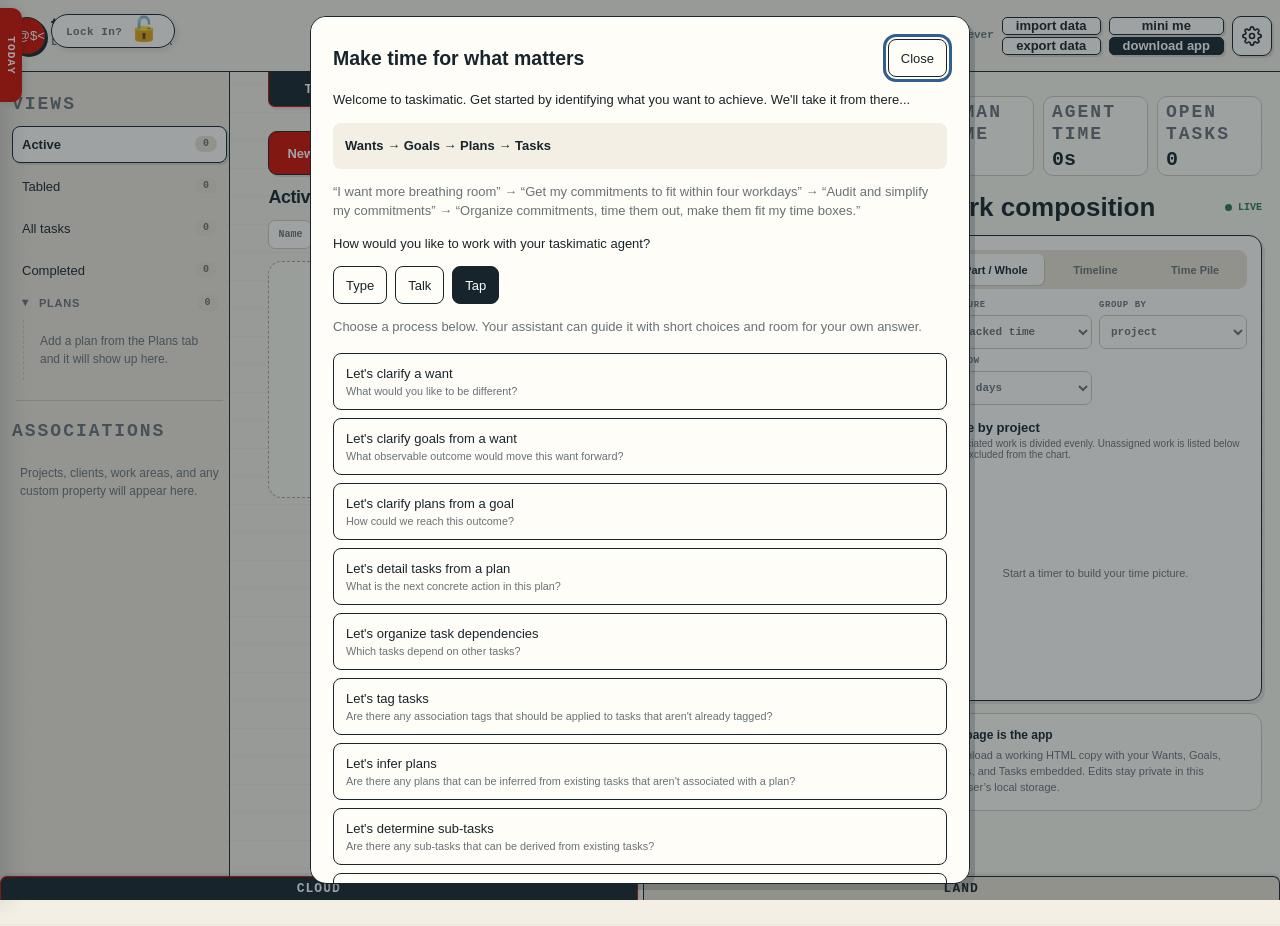
<file: index.html>
<!DOCTYPE html>
<html lang="en">
<head>
    <meta charset="UTF-8">
    <meta name="viewport" content="width=device-width, initial-scale=1.0">
    <meta name="theme-color" content="#f3efe4">
    <title data-i18n="ui.text.pageTitle">taskimatic — private +@$&lt; management | No Sign-Up Required</title>
    <meta name="description" content="Local-first task planning and time management with no sign-up. Core workspace data uses browser storage. Optional AI requires a configured assistant and may send context to a model provider.">
    <link rel="canonical" href="https://taskimatic.com/">
    <meta name="robots" content="index, follow, max-image-preview:large, max-snippet:-1, max-video-preview:-1">

    <!-- Open Graph / Social Sharing -->
    <meta property="og:type" content="website">
    <meta property="og:url" content="https://taskimatic.com/">
    <meta property="og:site_name" content="taskimatic">
    <meta property="og:title" content="taskimatic — private +@$< management | No Sign-Up Required">
    <meta property="og:description" content="Manage tasks, plans, and time in a local-first browser workspace. Optional AI planning depends on your configured assistant and provider.">
    <meta property="og:image" content="https://taskimatic.com/android-icon-144x144.png">
    <meta property="og:locale" content="en_US">

    <!-- Twitter / X Cards -->
    <meta name="twitter:card" content="summary">
    <meta name="twitter:title" content="taskimatic — private +@$< management | No Sign-Up Required">
    <meta name="twitter:description" content="Local-first tasks, planning, and time tracking. Core work is available offline after setup; optional AI needs a configured runtime and model.">
    <meta name="twitter:image" content="https://taskimatic.com/android-icon-144x144.png">

    <!-- Favicons & Web App Manifest -->
    <link rel="icon" type="image/x-icon" href="/favicon.ico">
    <link rel="icon" type="image/png" sizes="32x32" href="/favicon-32x32.png">
    <link rel="icon" type="image/png" sizes="16x16" href="/favicon-16x16.png">
    <link rel="icon" type="image/png" sizes="96x96" href="/favicon-96x96.png">
    <link rel="apple-touch-icon" href="/apple-touch-icon.png">
    <link rel="manifest" href="./tasks.webmanifest">

    <script src="./js/i18n.js" data-taskimatic-i18n-service></script>

    <meta name="taskimatic-assistant" content="https://lan.taskimatic.com/mweb/CORE/Meme/meme.js">

    <!-- Structured Data (JSON-LD) -->
    <script type="application/ld+json">
    {
      "@context": "https://schema.org",
      "@type": "WebApplication",
      "name": "taskimatic",
      "headline": "taskimatic — private task & time management | No Sign-Up Required",
      "url": "https://taskimatic.com/",
      "applicationCategory": "ProductivityApplication",
      "operatingSystem": "All",
      "browserRequirements": "Requires JavaScript and IndexedDB support",
      "description": "A free, local-first task planner and time manager with no login required. Workspace data stay in local browser storage; optional agentic AI can assist with app usage through tools and a configured provider.",
      "offers": {
        "@type": "Offer",
        "price": "0",
        "priceCurrency": "USD"
      },
      "featureList": [
        "Useful time tracking and task planning",
        "No login or account required",
        "Optional AI planning through a configured assistant",
        "100% private & local data sovereignty",
        "local browser storage only (with OPFS or IndexedDB where supported)",
        "portable data via JSON export and import files",
        "WebRTC peer-to-peer data synchronization",
        "Core app available offline after caching",
        "Guided planning without an AI connection",
      ]
    }

    </script>
    <link id="lock-in-pill-styles" rel="stylesheet" href="./css/lock-in-pill.css" data-taskimatic-style>
    <link rel="stylesheet" href="./css/tasks.css" data-taskimatic-style>
    <link rel="stylesheet" href="./css/protect-modal.css" id="protect-modal-styles" data-taskimatic-style>
</head>
<body>
    <div class="workspace-location-tabs">
        <div class="workspace-tab-list" role="tablist" aria-label="Workspace location" data-i18n-aria-label="ui.text.workspaceLocation">
            <button type="button" class="workspace-tab" id="cloud-tab" role="tab" aria-controls="cloud-panel" aria-selected="true"><span data-i18n="ui.text.cloud">Cloud</span></button>
            <button type="button" class="workspace-tab" id="land-tab" role="tab" aria-controls="land-panel" aria-selected="false" tabindex="-1"><span data-i18n="ui.text.land">Land</span></button>
        </div>
        <div id="cloud-panel" role="tabpanel" aria-labelledby="cloud-tab">
            <header class="sr-only">
                <h1 data-i18n="ui.text.pageHeading">taskimatic — private +@$&lt; management (No Sign-Up Required)</h1>
                <p><span data-i18n="ui.text.a100LocalFirstPrivacyFocusedTaskManagerPlannerAndTimeLedgerThatRunsDirectlyInYourBrow">A 100% local-first, privacy-focused task manager, planner, and time ledger that runs directly in your browser using local browser storage. No login, no cloud sync, and zero tracking.</span></p>
            </header>
            <noscript>
                <div style="padding: 24px; text-align: center; background: #fffdf7; border: 1px solid #cfc8b8; margin: 20px; border-radius: 12px; font-family: sans-serif;">
                    <h2>JavaScript Required for Local Storage</h2>
                    <p>Taskimatic manages tasks, planning records, and time in your browser with local storage and no account required.
                       Core workspace features work offline after caching. Optional AI planning requires a configured assistant and model; remote providers may receive supplied context.
                       Peer synchronization and autonomous task execution are not implemented. Please enable JavaScript to use the app.</p>
                </div>
            </noscript>
            <task-workspace></task-workspace>
        </div>
        <div class="land-panel" id="land-panel" role="tabpanel" aria-labelledby="land-tab" tabindex="0" hidden>
            <section class="land-message">
                <h2><span data-i18n="ui.text.comingSoonAServerOnALocalMachineNearYou">Coming Soon: A server on a local machine near you.</span></h2>
                <p><span data-i18n="ui.text.taskimaticWillSoonGiveYouAWayToSecurelyConnectYourLocalMachineToOurServiceSoYouGetAll">Taskimatic will soon give you a way to securely connect your local machine to our service so you get all the benefits of AI-powered task management and peer-to-peer collaboration while you keep privacy and control over your data.</span></p>
            </section>
        </div>
    </div>

    <!-- A downloaded copy stores its portable task snapshot here. -->
    <script type="application/json" id="taskimatic-seed">[]</script>

    <script src="./js/workspace-tabs.js"></script>

    <script src="./js/offline.js" data-taskimatic-offline></script>
    <script type="module" src="./js/tasks-app.js"></script>
</body>
</html>
</file>
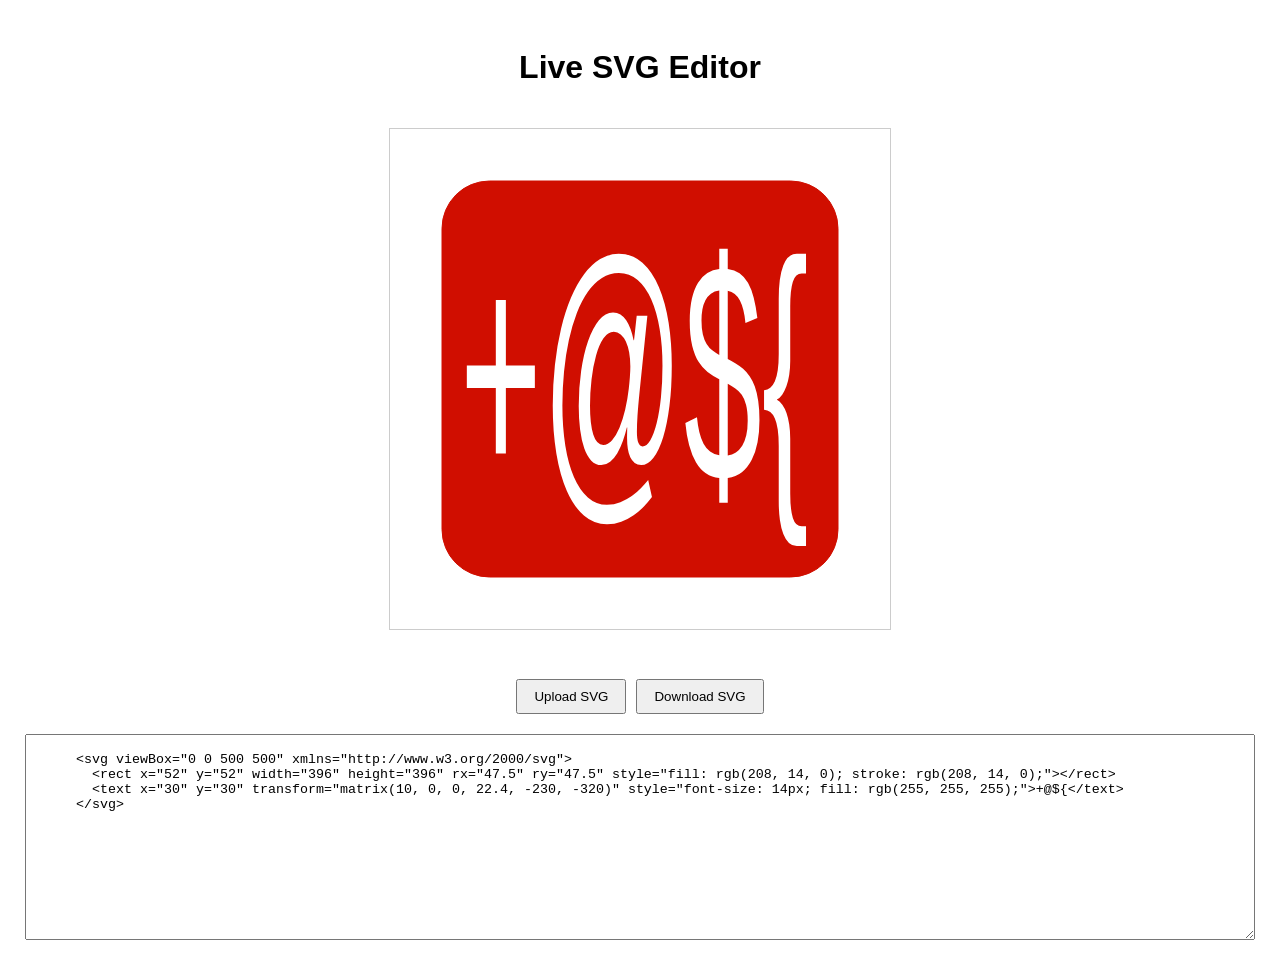
<file: svgedit.html>
<!DOCTYPE html>
<html lang="en">
<head>
  <meta charset="UTF-8">
  <meta name="viewport" content="width=device-width, initial-scale=1.0">
  <title>Live SVG Editor</title>
  <style>
    body {
      font-family: Arial, sans-serif;
      display: flex;
      flex-direction: column;
      align-items: center;
      padding: 20px;
    }
    textarea {
      width: 100%;
      height: 200px;
      margin-top: 20px;
    }
    .svg-container {
      width: 500px;
      height: 500px;
      border: 1px solid #ccc;
      margin-top: 20px;
    }
    .svg-container svg {
      width: 100%;
      height: 100%;
    }
    .toolbar {
      display: flex;
      gap: 10px;
      margin-top: 20px;
    }
    .toolbar button {
      padding: 8px 16px;
      cursor: pointer;
    }
    #error-message {
      color: #b00020;
      margin-top: 10px;
      min-height: 1.2em;
    }
    #color-picker-popover {
      position: absolute;
      background: #fff;
      border: 1px solid #999;
      border-radius: 6px;
      padding: 8px 10px;
      box-shadow: 0 2px 8px rgba(0, 0, 0, 0.25);
      z-index: 10;
    }
  </style>
</head>
<body>

  <h1>Live SVG Editor</h1>

  <!-- SVG Display Container -->
  <div class="svg-container" id="svg-container"></div>

  <div id="error-message" role="alert"></div>

  <!-- Upload / Download controls -->
  <div class="toolbar">
    <button id="upload-btn" type="button">Upload SVG</button>
    <button id="download-btn" type="button">Download SVG</button>
    <input type="file" id="file-input" accept=".svg,image/svg+xml" hidden>
  </div>

  <!-- Floating color picker for clicked shapes -->
  <div id="color-picker-popover" hidden>
    <label>Color: <input type="color" id="color-picker"></label>
  </div>

  <!-- Textarea for SVG Code Editing -->
  <textarea id="svg-textarea" spellcheck="false"></textarea>

  <script>
    // Initial SVG markup
    const initialSVG = `
      <svg viewBox="0 0 500 500" xmlns="http://www.w3.org/2000/svg">
        <rect x="52" y="52" width="396" height="396" rx="47.5" ry="47.5" style="fill: rgb(208, 14, 0); stroke: rgb(208, 14, 0);"></rect>
        <text x="30" y="30" transform="matrix(10, 0, 0, 22.4, -230, -320)" style="font-size: 14px; fill: rgb(255, 255, 255);">+@\${</text>
      </svg>
    `;

    // Elements
    const svgContainer = document.getElementById('svg-container');
    const svgTextarea = document.getElementById('svg-textarea');
    const errorMessage = document.getElementById('error-message');
    const uploadBtn = document.getElementById('upload-btn');
    const downloadBtn = document.getElementById('download-btn');
    const fileInput = document.getElementById('file-input');
    const popover = document.getElementById('color-picker-popover');
    const colorPicker = document.getElementById('color-picker');
    let colorTarget = null;
    let colorProp = 'fill';

    // Function to load SVG from text area
    function loadSVG() {
      popover.hidden = true;
      colorTarget = null;
      const code = svgTextarea.value;
      // Validate as XML first so we can surface parse errors
      const doc = new DOMParser().parseFromString(code, 'image/svg+xml');
      const parseError = doc.querySelector('parsererror');
      if (parseError) {
        errorMessage.textContent = 'Invalid SVG: ' + parseError.textContent.split('\n')[0];
        return; // keep the last good render
      }
      errorMessage.textContent = '';
      svgContainer.innerHTML = code;
    }

    // Load initial SVG
    svgTextarea.value = initialSVG;
    loadSVG();

    // Re-render the SVG whenever the text changes
    svgTextarea.addEventListener('input', loadSVG);

    // Upload an SVG file into the editor
    uploadBtn.addEventListener('click', () => fileInput.click());
    fileInput.addEventListener('change', () => {
      const file = fileInput.files[0];
      if (!file) return;
      const reader = new FileReader();
      reader.onload = () => {
        svgTextarea.value = reader.result;
        loadSVG();
      };
      reader.readAsText(file);
      fileInput.value = ''; // allow re-selecting the same file
    });

    // Download the current SVG markup as a file
    downloadBtn.addEventListener('click', () => {
      const blob = new Blob([svgTextarea.value], { type: 'image/svg+xml' });
      const url = URL.createObjectURL(blob);
      const a = document.createElement('a');
      a.href = url;
      a.download = 'image.svg';
      a.click();
      URL.revokeObjectURL(url);
    });

    // Convert a computed CSS color (e.g. "rgb(208, 14, 0)") to "#rrggbb"
    function rgbToHex(color) {
      const m = color.match(/rgba?\(\s*(\d+)[,\s]+(\d+)[,\s]+(\d+)/);
      if (!m) return '#000000';
      return '#' + [m[1], m[2], m[3]]
        .map(n => Number(n).toString(16).padStart(2, '0'))
        .join('');
    }

    // Show a color picker when a colored part of the image is clicked/tapped
    svgContainer.addEventListener('click', (e) => {
      const el = e.target;
      colorTarget = null;
      popover.hidden = true;
      if (!(el instanceof SVGElement) || el.tagName.toLowerCase() === 'svg') return;

      // Prefer fill, fall back to stroke
      const style = getComputedStyle(el);
      let color = style.fill;
      colorProp = 'fill';
      if (!color || color === 'none' || color === 'transparent' || color.startsWith('url(')) {
        color = style.stroke;
        colorProp = 'stroke';
      }
      if (!color || color === 'none' || color === 'transparent' || color.startsWith('url(')) return;

      colorTarget = el;
      colorPicker.value = rgbToHex(color);
      popover.style.left = e.pageX + 'px';
      popover.style.top = e.pageY + 'px';
      popover.hidden = false;
    });

    // Apply the chosen color and sync the markup back to the textarea
    colorPicker.addEventListener('input', () => {
      if (!colorTarget) return;
      colorTarget.style[colorProp] = colorPicker.value;
      svgTextarea.value = svgContainer.innerHTML;
    });

    // Hide the picker when clicking outside the image and the picker
    document.addEventListener('click', (e) => {
      if (!popover.hidden && !popover.contains(e.target) && !svgContainer.contains(e.target)) {
        popover.hidden = true;
        colorTarget = null;
      }
    });
  </script>

</body>
</html>
</file>
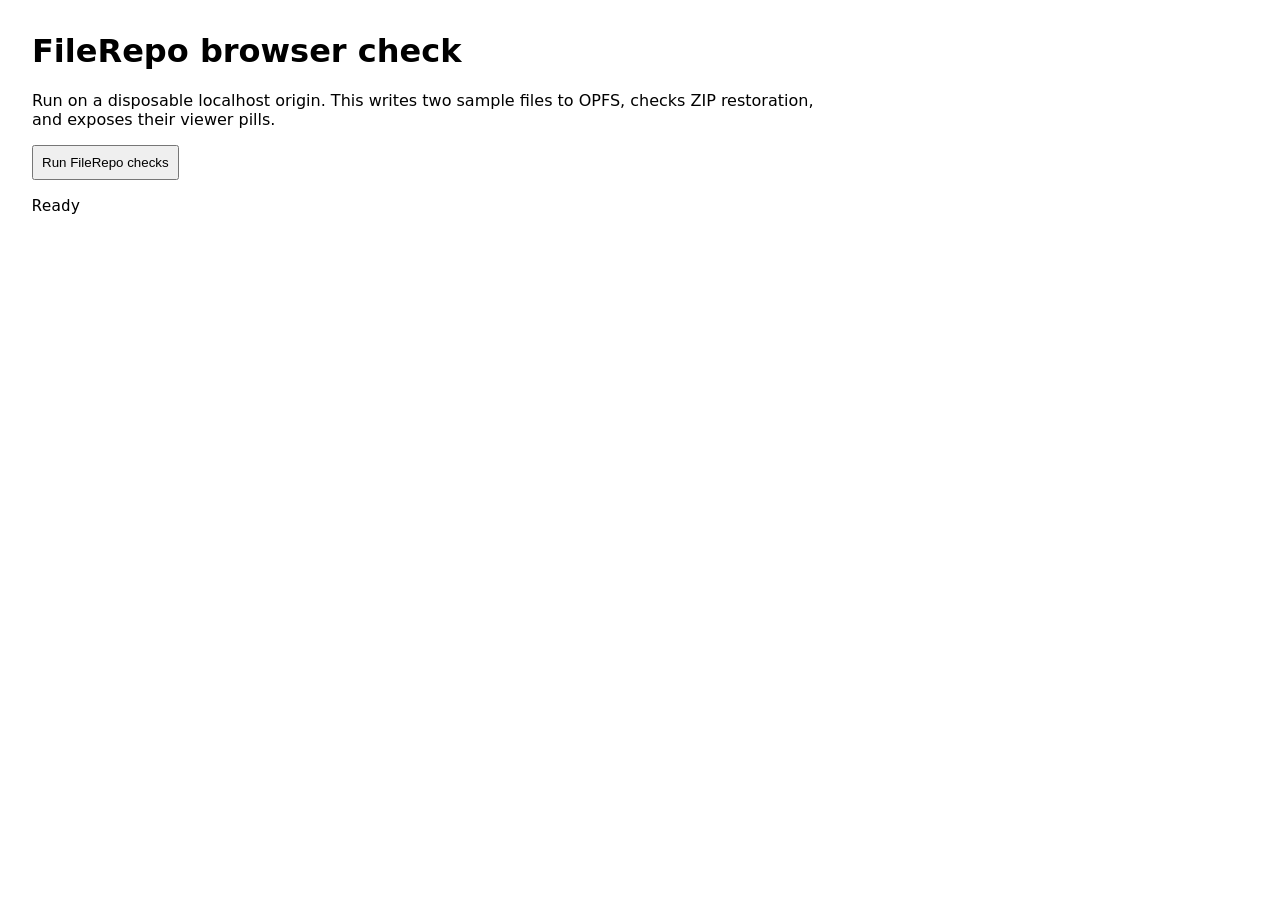
<file: tests/file-repo-browser.html>
<!doctype html>
<html lang="en">
<meta charset="utf-8">
<title>FileRepo browser check</title>
<style>body {font:16px system-ui; margin:32px; max-width:800px} button,a {padding:8px} pre {white-space:pre-wrap}</style>
<h1>FileRepo browser check</h1>
<p>Run on a disposable localhost origin. This writes two sample files to OPFS, checks ZIP restoration, and exposes their viewer pills.</p>
<button id="run">Run FileRepo checks</button>
<pre id="result" aria-live="polite">Ready</pre>
<div id="pills"></div>
<script type="module">
import {fileRepo} from '../js/file-repo.js';
import {associationFromFile, createFilePill} from '../js/file-associations.js';
const result = document.querySelector('#result');
document.querySelector('#run').addEventListener('click', async () => {
    try {
        const samples = [new File(['# OPFS Markdown\n\nSaved in FileRepo.'], 'opfs-check.md'),
            new File(['const message = "OPFS JavaScript";\nconsole.log(message);'], 'opfs-check.js')];
        const associations = [];
        for (const sample of samples) {
            const association = await associationFromFile(sample);
            if (await (await fileRepo.get(association.file.id)).text() !== await sample.text()) throw new Error('OPFS bytes differ');
            associations.push(association);
        }
        const restored = await fileRepo.importZip(await fileRepo.exportZip());
        if (restored.imported < samples.length) throw new Error('ZIP restoration failed');
        document.querySelector('#pills').replaceChildren(...associations.map(createFilePill));
        result.textContent = 'PASS: local files stored in OPFS; bytes reopened; ZIP exported and restored; IDs preserved. Click a filename to verify JSONMD preview.';
    } catch (error) { result.textContent = `FAIL: ${error.message}`; }
});
</script>
</html>
</file>
<file: css/lock-in-pill.css>
.lock-in-pill {
    position: fixed;
    left: 12px;
    bottom: 26px;
    z-index: 100;
    height: auto;
    transition: transform 120ms ease, box-shadow 120ms ease, background 120ms ease;
    min-height: max(34px, 2.2em);
    padding: 0 14px;
    border: 1px solid var(--ink);
    border-radius: 999px;
    background: var(--panel);
    color: var(--muted);
    box-shadow: 2px 2px 6px rgba(24, 36, 43, .12);
    font: 800 var(--font-sm)/1 ui-monospace, SFMono-Regular, Menlo, monospace;
    letter-spacing: .04em;
    white-space: nowrap;
    cursor: grab;
    touch-action: none;
    user-select: none;
}
.lock-in-pill-slot { display: block; flex-shrink: 0; }
.lock-in-pill:hover { background: var(--accent-light); border-color: var(--accent); color: var(--chalk); }
.lock-in-pill.is-locked { background: var(--accent); border-color: var(--accent); color: white; }
.lock-in-pill.is-dragging { cursor: grabbing; transition: none; }
.lock-in-pill:focus-visible { outline: 3px solid rgba(208, 14, 0, .28); outline-offset: 2px; }
.lock-in-pill .lock-in-emoji { font-size: var(--font-5xl); line-height: 1; vertical-align: -2px; }
.lock-in-pill:active { transform: translate(2px, 2px); box-shadow: none; }
</file>
<file: css/tasks.css>
:root {
    --paper: #f3efe4;
    --paper-deep: #e8e1d2;
    --panel: #fffdf7;
    --ink: #18242b;
    --chalk: #ffffff;
    --muted: #697177;
    --line: #cfc8b8;
    --accent: #D00E00;
    --accent-light: #DC7A73;
    --green: #28785c;
    --green-soft: #dcebe3;
    --blue: #315f91;
    --yellow: #e8b949;
    --shadow: 4px 4px 0 rgba(24, 36, 43, 0.13);
    --radius: 14px;
    --font-scale: 1;
    --phone-font-scale: 1;
    --font-3xs: calc(8px * var(--font-scale, 1) * var(--phone-font-scale, 1));
    --font-2xs: calc(9px * var(--font-scale, 1) * var(--phone-font-scale, 1));
    --font-xs: calc(10px * var(--font-scale, 1) * var(--phone-font-scale, 1));
    --font-sm: calc(11px * var(--font-scale, 1) * var(--phone-font-scale, 1));
    --font-md: calc(12px * var(--font-scale, 1) * var(--phone-font-scale, 1));
    --font-base: calc(13px * var(--font-scale, 1) * var(--phone-font-scale, 1));
    --font-lg: calc(14px * var(--font-scale, 1) * var(--phone-font-scale, 1));
    --font-xl: calc(2em * var(--font-scale, 1) * var(--phone-font-scale, 1));
    --font-2xl: calc(17px * var(--font-scale, 1) * var(--phone-font-scale, 1));
    --font-3xl: calc(18px * var(--font-scale, 1) * var(--phone-font-scale, 1));
    --font-4xl: calc(20px * var(--font-scale, 1) * var(--phone-font-scale, 1));
    --font-5xl: calc(24px * var(--font-scale, 1) * var(--phone-font-scale, 1));
    --font-6xl: calc(28px * var(--font-scale, 1) * var(--phone-font-scale, 1));
    --font-title: calc(32px * var(--font-scale, 1) * var(--phone-font-scale, 1));
    color-scheme: light;
}

* { box-sizing: border-box; }

html { min-height: 100%; }

body {
    min-width: 320px;
    min-height: 100vh;
    margin: 0;
    background:
        linear-gradient(rgba(24, 36, 43, 0.035) 1px, transparent 1px),
        var(--paper);
    background-size: 100% 28px;
    color: var(--ink);
    font-family: Inter, ui-sans-serif, -apple-system, BlinkMacSystemFont, "Segoe UI", sans-serif;
    font-size: var(--font-base);
}

button, input, select, textarea { font: inherit; }
button { color: inherit; }
[hidden] { display: none !important; }

.sr-only {
    position: absolute;
    width: 1px;
    height: 1px;
    padding: 0;
    margin: -1px;
    overflow: hidden;
    clip: rect(0, 0, 0, 0);
    white-space: nowrap;
    border: 0;
}

button, .button {
    min-height: 40px;
    border: 1px solid var(--ink);
    border-radius: 9px;
    background: var(--panel);
    box-shadow: 2px 2px 0 rgba(24, 36, 43, 0.12);
    cursor: pointer;
    transition: transform 120ms ease, box-shadow 120ms ease, background 120ms ease;
}

button:hover, .button:hover { background: var(--accent); color: var(--chalk); }
button:active, .button:active { transform: translate(2px, 2px); box-shadow: none; }
button:focus-visible, input:focus-visible, select:focus-visible, textarea:focus-visible {
    outline: 3px solid rgba(49, 95, 145, 0.28);
    outline-offset: 2px;
}


.workspace-location-tabs, .workspace-location-tabs > [role="tabpanel"] { width: 100%; min-width: 0; }
.workspace-location-tabs { min-height: 100vh; padding-bottom: 26px; }
.workspace-tab-list {
    position: fixed;
    left: 0;
    right: 0;
    bottom: 0;
    z-index: 65;
    display: flex;
    justify-content: center;
    gap: 5px;
    height: 24px;
    background: transparent;
    pointer-events: none;
}
.workspace-tab-list .workspace-tab {
    border-top: 1px solid var(--ink);
    border-bottom: none;
    border-radius: 7px 7px 0 0;
    box-shadow: 1px -2px 3px rgba(24, 36, 43, .12);
    pointer-events: auto;
}
.workspace-tab {
    min-height: 24px;
    height: auto;
    padding: 2px 12px;
    border-top: none;
    border-radius: 0 0 7px 7px;
    background: var(--paper-deep);
    box-shadow: 1px 2px 3px rgba(24, 36, 43, .12);
    font: 800 var(--font-xs)/1 ui-monospace, SFMono-Regular, Menlo, monospace;
    letter-spacing: .08em;
    text-transform: uppercase;
}
button[role="tab"]:hover { background: var(--panel); color: var(--ink); }
.workspace-tab[aria-selected="true"] { background: var(--accent); color: white; border-color: var(--accent); }
task-workspace { display: block; min-height: calc(100vh - 24px); }
.land-panel {
    min-height: calc(100vh - 24px);
    display: grid;
    place-items: center;
    padding: 36px 24px;
}
.land-message {
    max-width: 520px;
    padding: 32px;
    border: 1px solid var(--line);
    border-radius: var(--radius);
    background: var(--panel);
    box-shadow: var(--shadow);
}
.land-message h1 { margin: 0 0 16px; font-size: clamp(var(--font-5xl), 4vw, var(--font-title)); line-height: 1.2; }
.land-message p { margin: 0; color: var(--muted); line-height: 1.7; }

.topbar {
    min-height: 72px;
    display: flex;
    flex-wrap: wrap;
    align-items: center;
    justify-content: space-between;
    gap: 24px;
    padding: 8px 8px;
    border-bottom: 1px solid var(--ink);
    background: rgba(243, 239, 228, 0.96);
    position: sticky;
    top: 0;
    z-index: 20;
}
#brand-tag { display: flex; flex-direction: column; transform: translate(5px, -5px); }

.brand { display: flex; align-items: center; }
.brand-mark {
    width: max(38px, 1.4em);
    height: max(38px, 1.4em);
    min-height: 38px;
    padding: 0;
    cursor: help;
    display: grid;
    place-items: center;
    border: 1px solid var(--ink);
    border-radius: 50%;
    background: var(--accent);
    color: white;
    box-shadow: 2px 2px 0 var(--ink);
    font: 800 var(--font-1xl)/1 ui-monospace, SFMono-Regular, Menlo, monospace;
}
.brand-help {
    position: fixed;
    inset: auto;
    margin: 0;
    width: min(300px, calc(100vw - 32px));
    padding: 20px;
    overflow: visible;
    border: 2px solid var(--ink);
    border-radius: 18px 22px 20px 6px;
    background: var(--panel);
    color: var(--ink);
    box-shadow: 4px 4px 0 var(--ink);
    font-size: var(--font-lg);
    line-height: 1.5;
}
.brand-help::before {
    content: '';
    position: absolute;
    top: -8px;
    left: 7px;
    width: 16px;
    height: 16px;
    background: var(--panel);
    border-top: 2px solid var(--ink);
    border-left: 2px solid var(--ink);
    transform: skewY(-20deg) rotate(55deg);
}
.brand-help p { margin: 0 0 10px; }
.brand-help strong { font-weight: 850; }
.brand-help a { color: var(--ink); text-underline-offset: 3px; }
.brand-help a:hover { color: var(--accent); }
.brand-help small { display: block; font-size: var(--font-sm); }

.brand-name { font-weight: 850; letter-spacing: -0.035em; font-size: var(--font-4xl); }
.brand-sub { color: var(--muted); font: 650 var(--font-xs)/1.2 ui-monospace, SFMono-Regular, Menlo, monospace; letter-spacing: 0.12em; text-transform: uppercase; }
.top-actions { display: flex; flex-wrap: wrap; align-items: center; gap: 8px; }
.top-actions button:not(.settings-button):not(.font-size-btn) { height: auto; font-weight: 720; font-size: var(--font-base); }
.top-actions .backup-action-pair { display: grid; grid-template-columns: auto auto; gap: 2px 8px; }
.backup-action-pair::part(status) { grid-area: 1 / 1 / 3 / 2; }
.backup-action-pair .import-action { grid-area: 1 / 2; }
.backup-action-pair .export-action { grid-area: 2 / 2; }
.app-action-pair { display: grid; gap: 2px; }
.top-actions :is(.backup-action-pair, .app-action-pair) button {
    min-height: 18px;
    padding: 0 13px;
    border-radius: 5px;
    font-size: var(--font-sm);
    line-height: 16px;
}
.language-picker { min-height: 38px; height: auto; width: 100%; padding: 4px 9px; border: 1px solid var(--line); border-radius: 9px; background: var(--panel); color: var(--ink); font-size: var(--font-base); }
.top-actions .primary { background: var(--ink); color: white; }
.top-actions .primary:hover { background: #2c3d46; }
.top-actions .pip-action[aria-pressed="true"] { background: var(--green); color: white; }

/* Settings Menu & Font Controls */
.settings-menu-container {
    position: relative;
    display: inline-flex;
}

.settings-button {
    width: 40px;
    height: 40px;
    min-height: 40px;
    min-width: 40px;
    padding: 0;
    display: inline-flex;
    align-items: center;
    justify-content: center;
    border: 1px solid var(--ink);
    border-radius: 9px;
    background: var(--panel);
    color: var(--ink);
    box-shadow: 2px 2px 0 rgba(24, 36, 43, 0.12);
    cursor: pointer;
    transition: transform 120ms ease, box-shadow 120ms ease, background 120ms ease;
}

.settings-button:hover {
    background: var(--paper-deep);
    color: var(--ink);
}

.settings-button[aria-expanded="true"] {
    background: var(--accent);
    color: white;
    border-color: var(--accent);
}

.settings-button .gear-icon {
    display: block;
    width: 20px;
    height: 20px;
}

.settings-dropdown {
    position: absolute;
    top: calc(100% + 8px);
    inset-inline-end: 0;
    z-index: 70;
    min-width: 230px;
    padding: 14px;
    border: 1px solid var(--ink);
    border-radius: 12px;
    background: var(--panel);
    box-shadow: 4px 4px 0 var(--ink);
    display: flex;
    flex-direction: column;
    gap: 12px;
}

.settings-dropdown[hidden] {
    display: none !important;
}

.settings-row {
    display: flex;
    flex-direction: column;
    gap: 6px;
}

.settings-label {
    font-size: var(--font-xs);
    font-weight: 750;
    color: var(--muted);
    text-transform: uppercase;
    letter-spacing: 0.05em;
}

.font-size-controls {
    display: flex;
    align-items: center;
    justify-content: space-between;
    gap: 8px;
    padding: 4px 8px;
    border: 1px solid var(--line);
    border-radius: 8px;
    background: var(--paper);
}

.font-size-btn {
    width: 32px;
    height: 32px;
    min-height: 32px;
    padding: 0;
    display: grid;
    place-items: center;
    border: 1px solid var(--ink);
    border-radius: 6px;
    background: var(--panel);
    color: var(--ink);
    font-size: var(--font-xl);
    font-weight: bold;
    cursor: pointer;
    box-shadow: 1px 1px 0 rgba(24, 36, 43, 0.12);
    user-select: none;
    touch-action: manipulation;
}

.font-size-btn:hover:not(:disabled) {
    background: var(--accent);
    color: white;
}

.font-size-btn:disabled {
    opacity: 0.4;
    cursor: not-allowed;
    box-shadow: none;
}

.font-size-indicator {
    font: 750 var(--font-base)/1 ui-monospace, SFMono-Regular, Menlo, monospace;
    color: var(--ink);
    min-width: 54px;
    text-align: center;
}

/* First-run Language Selection Modal */
.language-first-run-dialog {
    border: 2px solid var(--ink);
    border-radius: 16px;
    background: var(--panel);
    color: var(--ink);
    box-shadow: 6px 6px 0 var(--ink);
    padding: 24px;
    max-width: min(440px, calc(100vw - 32px));
    width: 100%;
}

.language-first-run-dialog::backdrop {
    background: rgba(24, 36, 43, 0.45);
    backdrop-filter: blur(3px);
}

.language-first-run-dialog h2 {
    margin: 0 0 16px;
    font-size: var(--font-xl);
    letter-spacing: -0.02em;
}

.first-run-lang-list {
    display: grid;
    grid-template-columns: repeat(auto-fit, minmax(130px, 1fr));
    gap: 8px;
    margin-bottom: 20px;
}

.first-run-lang-btn {
    min-height: 44px;
    height: auto;
    padding: 8px 12px;
    border: 1px solid var(--line);
    border-radius: 9px;
    background: var(--paper);
    color: var(--ink);
    font-size: var(--font-base);
    font-weight: 700;
    cursor: pointer;
    text-align: center;
    transition: all 120ms ease;
}

.first-run-lang-btn:hover {
    border-color: var(--ink);
    background: var(--panel);
}

.first-run-lang-btn.active {
    border-color: var(--ink);
    background: var(--accent);
    color: white;
    box-shadow: 2px 2px 0 var(--ink);
}

.first-run-actions {
    display: flex;
    justify-content: flex-end;
    gap: 8px;
}

.first-run-confirm {
    min-height: 40px;
    height: auto;
    padding: 4px 20px;
    font-weight: 750;
    font-size: var(--font-md);
}

.storage-state {
    display: inline-flex;
    align-items: center;
    gap: 7px;
    padding: 8px 10px;
    border: 1px solid var(--line);
    border-radius: 999px;
    color: var(--muted);
    background: rgba(255, 253, 247, 0.72);
    font: 650 var(--font-sm)/1 ui-monospace, SFMono-Regular, Menlo, monospace;
    white-space: nowrap;
}

.storage-dot { width: 8px; height: 8px; border-radius: 50%; background: var(--green); box-shadow: 0 0 0 3px rgba(40,120,92,.12); }
.storage-state[data-mode="memory"] .storage-dot { background: var(--yellow); }

.app-grid {
    display: grid;
    grid-template-columns: 230px minmax(390px, 1fr) minmax(315px, 370px);
    min-height: calc(100vh - 72px);
}

.rail {
    border-right: 1px solid var(--ink);
    padding: 4px 2px 10px 12px;
    background: rgba(232, 225, 210, 0.58);
}

.rail-sticky { position: sticky; top: 94px; }
.eyebrow { color: var(--muted); font: 750 var(--font-3xl)/1.2 ui-monospace, SFMono-Regular, Menlo, monospace; letter-spacing: .11em; text-transform: uppercase; }
.nav-list { display: grid; gap: 5px; margin-top: 10px; }
.association-filter-pills { display: none; }
.association-nav { display: grid; gap: 4px; margin-top: 10px; }
.nav-button, .association-button {
    width: 100%;
    min-height: 37px;
    height: auto;
    display: flex;
    align-items: center;
    justify-content: space-between;
    gap: 8px;
    padding: 7px 9px;
    border: 1px solid transparent;
    border-radius: 8px;
    background: transparent;
    box-shadow: none;
    text-align: left;
    font-size: var(--font-base);
    cursor: pointer;
}

.nav-button:hover, .association-button:hover { background: var(--paper); color: var(--ink); }
.nav-button.active, .association-button.active { border-color: var(--ink); background: var(--panel); box-shadow: 2px 2px 0 rgba(24,36,43,.11); font-weight: 700; }
.nav-count { min-width: 22px; padding: 3px 6px; border-radius: 999px; background: var(--paper-deep); color: var(--muted); font: 700 var(--font-xs)/1 ui-monospace, SFMono-Regular, Menlo, monospace; text-align: center; }
.rail-rule { border: 0; border-top: 1px solid var(--line); margin: 20px 4px; }

/* Collapsible Association Trees */
.association-drawer { position: relative;  max-height: calc(100vh - 320px); overflow: auto; }
.drawer-header { display: flex; align-items: center; justify-content: space-between; gap: 8px; }
.drawer-close {
    display: none;
    width: max(32px, 1.4em);
    height: max(32px, 1.4em);
    min-height: 32px;
    padding: 0;
    align-items: center;
    justify-content: center;
    border: 1px solid var(--line);
    border-radius: 8px;
    background: var(--panel);
    color: var(--muted);
    font-size: var(--font-lg);
    line-height: 1;
    cursor: pointer;
}
.drawer-close:hover { border-color: var(--ink); color: var(--ink); background: var(--paper); }
.panel-grab-tab { display: none; }
.drawer-scrim {
    position: fixed;
    inset: 0;
    background: rgba(24, 36, 43, 0.42);
    backdrop-filter: blur(2px);
    -webkit-backdrop-filter: blur(2px);
    z-index: 45;
    opacity: 0;
    pointer-events: none;
    transition: opacity 220ms ease;
}
.drawer-scrim.is-active { opacity: 1; pointer-events: auto; }

.today-drawer {
    position: fixed;
    inset: 0 auto 0 0;
    z-index: 60;
    width: min(560px, 94vw);
    height: 100vh;
    height: 100dvh;
    padding: 28px 10px 40px 10px;
    overflow-y: auto;
    overscroll-behavior: contain;
    background: var(--paper);
    border-right: 1px solid var(--ink);
    box-shadow: 5px 0 25px rgba(24, 36, 43, .18);
    transform: translateX(-100%);
    transition: transform 260ms cubic-bezier(.16, 1, .3, 1);
}
.today-drawer.is-open { transform: translateX(0); }
.today-drawer .drawer-header { margin-bottom: 14px; padding-bottom: 10px; border-bottom: 1px solid var(--line); }
.today-drawer h2 { margin: 0; font-size: var(--font-4xl); }
.today-drawer .drawer-close { display: flex; }
.today-drawer task-sort-controls { margin-bottom: 16px; }
.today-task-list, .task-group-list { display: grid; gap: 11px; }
.task-group-heading { margin: 6px 0 10px; color: var(--muted); font-size: var(--font-base); }
.panel-grab-tab.today-tab {
    display: flex;
    align-items: center;
    justify-content: center;
    position: fixed;
    top: 86px;
    bottom: auto;
    touch-action: none;
    user-select: none;
    cursor: ns-resize;
    left: 0;
    z-index: 62;
    width: 22px;
    height: 94px;
    padding: 0;
    border-left: none;
    border-radius: 0 10px 10px 0;
    background: var(--accent);
    color: white;
    border-color: var(--accent);
    box-shadow: 2px 2px 6px rgba(24, 36, 43, .12);
}
/* Brief flutter, followed by a long rest; keep the left edge anchored. */
@keyframes today-flag-wave {
    0%, 24%, 100% { transform: perspective(180px) rotateY(0deg) skewY(0deg); }
    5%, 15% { transform: perspective(180px) rotateY(-9deg) skewY(1.5deg); }
    10%, 20% { transform: perspective(180px) rotateY(6deg) skewY(-1.5deg); }
}
.panel-grab-tab.today-tab {
    transform-origin: left center;
    animation: today-flag-wave 8s ease-in-out infinite;
}
.panel-grab-tab.today-tab:is(:hover, :focus-visible, :active, .is-dragging, [aria-expanded="true"]) { animation: none; }
.today-tab.is-dragging { transition: none; }
.today-lock { margin: 0 0 14px; color: var(--green); font-size: var(--font-md); line-height: 1.5; }
.today-drawer .drawer-close:disabled { opacity: .45; cursor: not-allowed; }
.today-tab .tab-text { transform: rotate(90deg); font: 800 var(--font-sm)/1 ui-monospace, SFMono-Regular, Menlo, monospace; letter-spacing: .1em; text-transform: uppercase; white-space: nowrap; }
.panel-grab-tab.today-tab:hover { background: var(--accent); color: white; border-color: var(--accent); }
.panel-grab-tab.today-tab[aria-expanded="true"] { background: var(--accent); color: white; border-color: var(--accent); }

.phone-install-guide { position: fixed; z-index: 90; left: 12px; right: 12px; bottom: max(12px, env(safe-area-inset-bottom)); max-width: 420px; max-height: 65dvh; overflow: auto; margin: 0 auto; padding: 18px; border: 1px solid var(--ink); border-radius: 14px; background: var(--panel); color: var(--ink); box-shadow: 0 8px 32px rgba(24,36,43,.25); }
.phone-install-guide h2 { margin: 0 0 8px; font-size: var(--font-2xl); }
.phone-install-guide p { margin: 8px 0; font-size: var(--font-base); line-height: 1.5; }
.phone-install-actions { display: flex; justify-content: flex-end; gap: 8px; margin-top: 14px; }
.phone-install-actions button { min-height: 44px; padding: 0 14px; border: 1px solid var(--ink); border-radius: 8px; background: var(--panel); color: var(--ink); font: inherit; cursor: pointer; }
.phone-install-actions .phone-install-button { background: var(--ink); color: var(--panel); }
.phone-install-actions button:focus-visible { outline: 3px solid var(--accent); outline-offset: 2px; }


.association-group {
    border-radius: 8px;
}
.association-summary {
    display: flex;
    align-items: center;
    justify-content: space-between;
    gap: 7px;
    padding: 6px 8px;
    color: var(--muted);
    font-size: var(--font-sm);
    font-weight: 800;
    text-transform: uppercase;
    letter-spacing: .07em;
    cursor: pointer;
    user-select: none;
    list-style: none;
    border-radius: 7px;
    transition: background 120ms ease, color 120ms ease;
}
.association-summary::-webkit-details-marker { display: none; }
.association-summary::marker { display: none; }
.association-summary:hover { background: rgba(24, 36, 43, 0.05); color: var(--ink); }
.association-summary-left { display: flex; align-items: center; gap: 7px; min-width: 0; overflow: hidden; }
.association-caret {
    display: inline-flex;
    align-items: center;
    justify-content: center;
    width: 12px;
    height: 12px;
    font-size: var(--font-3xs);
    color: var(--muted);
    transition: transform 160ms cubic-bezier(0.16, 1, 0.3, 1);
    transform: rotate(0deg);
}
.association-group[open] > .association-summary .association-caret { transform: rotate(90deg); }
.association-color { width: 7px; height: 7px; border-radius: 2px; background: var(--association-color, var(--blue)); flex-shrink: 0; }
.association-type-label { overflow: hidden; text-overflow: ellipsis; white-space: nowrap; }
.association-tree-children {
    display: grid;
    gap: 3px;
    padding-left: 8px;
    margin-top: 3px;
    margin-left: 11px;
    border-left: 1px dashed var(--line);
}
.association-button {
    min-height: 33px;
    height: auto;
    padding: 5px 8px;
    font-size: var(--font-base);
    border-radius: 7px;
}
.association-button span:first-child { overflow: hidden; text-overflow: ellipsis; white-space: nowrap; }
.no-associations { margin: 12px 8px; color: var(--muted); font-size: var(--font-md); line-height: 1.5; }

.main-column { min-width: 0; padding: 0px clamp(18px, 3vw, 42px) 64px; }
.welcome-row { display: flex; align-items: end; justify-content: space-between; gap: 20px; margin-bottom: 12px; }
.welcome-row h1 { margin: 4px 0 0; font-size: clamp(var(--font-6xl), 3vw, calc(42px * var(--font-scale, 1) * var(--phone-font-scale, 1))); line-height: .98; letter-spacing: -.052em; }
.date-stamp { color: var(--muted); font: 700 var(--font-sm)/1.3 ui-monospace, SFMono-Regular, Menlo, monospace; text-align: right; text-transform: uppercase; }

.capture-card {
    padding: 10px;
    border: 1px solid var(--ink);
    border-radius: var(--radius);
    background: var(--panel);
    box-shadow: var(--shadow);
}

.capture-open { min-height: 44px; padding: 4px 18px; border-radius: 9px; background: var(--accent); color: white; font-weight: 850; }
.capture-open:hover { background: var(--accent-light); }
.capture-form { display: grid; grid-template-columns: 1fr auto; gap: 8px; }
.capture-input {
    width: 100%;
    min-height: 48px;
    height: auto;
    border: 0;
    padding: 0 12px;
    background: transparent;
    color: var(--ink);
    font-size: var(--font-2xl);
    font-weight: 650;
}

.capture-input::placeholder { color: #8c8c85; font-weight: 500; }
.capture-input:focus { outline: 0; }
.add-button { min-width: 112px; min-height: 44px; height: auto; padding: 4px 18px; border-radius: 9px; background: var(--accent); color: white; font-weight: 850; font-size: var(--font-base); }
.add-button:hover { background: var(--accent-light); }
.capture-help { margin: 8px 12px 2px; color: var(--muted); font-size: var(--font-sm); }
.capture-help code { color: var(--blue); font: 700 var(--font-sm) ui-monospace, SFMono-Regular, Menlo, monospace; }

.stats-row { display: grid; grid-template-columns: repeat(3, 1fr); gap: 9px; margin: 0 0 16px; }
.stat { min-width: 0; padding: 5px 8px; border: 1px solid var(--line); border-radius: 10px; background: rgba(255,253,247,.64); }
.stat-value { display: block; margin-top: 5px; font: 820 var(--font-4xl)/1 ui-monospace, SFMono-Regular, Menlo, monospace; white-space: nowrap; overflow: hidden; text-overflow: ellipsis; }

.workspace-tabs { display: flex; gap: 6px; margin: 0 0 24px; position: sticky; top: 72px; z-index: 15; }
.workspace-tab { flex: 1; display: flex; justify-content: center; align-items: center; gap: 8px; padding: 9px 12px; font-weight: 750; font-size: var(--font-base); }
.workspace-tab[aria-selected="true"] { background: var(--ink); color: white; }
.workspace-tab[aria-selected="true"] .nav-count { background: rgba(255,255,255,.17); color: white; }
.planning-list { display: grid; gap: 14px; margin-top: 18px; }
.planning-search { margin: 20px 0 12px; }
.planning-search input { width: 100%; min-height: 37px; height: auto; border: 1px solid var(--line); border-radius: 9px; background: var(--panel); padding: 0 12px; font-size: var(--font-base); }
.planning-help { color: var(--muted); font-size: var(--font-base); line-height: 1.6; }
.agent-manager { width: min(555px, calc(100vw - 28px)); max-height: 85vh; overflow: auto; padding: 20px; border: 1px solid var(--ink); border-radius: var(--radius); background: var(--panel); color: var(--ink); box-shadow: var(--shadow); }
.agent-manager::backdrop { background: rgba(24,36,43,.42); }
.agent-manager h2 { margin-top: 0; font-size: var(--font-3xl); }
.agent-manager p { color: var(--muted); font-size: var(--font-md); line-height: 1.5; }
.global-agent-form { display: flex; gap: 6px; margin-bottom: 16px; }
.global-agent-name { flex: 1; min-width: 0; min-height: 37px; height: auto; padding: 8px; border: 1px solid var(--line); border-radius: 8px; background: var(--paper); font-size: var(--font-base); }
.agent-list { display: grid; gap: 8px; margin-bottom: 16px; }
.agent-row { display: grid; grid-template-columns: minmax(0, 1fr) auto auto; align-items: center; gap: 10px; padding: 8px 0; border-bottom: 1px solid var(--line); font-size: var(--font-md); }
.agent-row strong { overflow-wrap: anywhere; }
.agent-row span { color: var(--muted); }
.agent-row button { min-height: 30px; height: auto; font-size: var(--font-sm); }
.agent-row button:disabled { opacity: .45; cursor: not-allowed; }
.agent-error { color: var(--accent); font-size: var(--font-sm); }
planning-item { display: block; min-width: 0; }

.list-toolbar { display: flex; align-items: center; justify-content: space-between; gap: 14px; margin: 27px 0 12px; }
.list-heading { display: flex; align-items: baseline; flex-wrap: wrap; gap: 9px; }
.table-toggle { display: inline-flex; align-items: center; gap: 4px; font-size: var(--font-md); cursor: pointer; }
.table-toggle input { accent-color: var(--blue); }
.hierarchy-button { min-height: 27px; height: auto; padding: 2px 7px; border-color: var(--line); box-shadow: none; font-size: var(--font-sm); }
task-table { display: block; min-width: 0; }
.list-heading h2 { margin: 0; font-size: var(--font-3xl); letter-spacing: -.025em; }
.list-count { color: var(--muted); font: 700 var(--font-sm) ui-monospace, SFMono-Regular, Menlo, monospace; }
.list-toolbar-right { display: flex; align-items: center; gap: 8px; }
task-sort-controls { display: block; min-width: 0; }
searcher-element { position: relative; display: block; width: min(230px, 42%); }
.searcher-field { position: relative; display: flex; align-items: center; gap: 6px; }
.searcher-field .searcher-input { min-width: 0; flex: 1; }
.searcher-on-now { flex: none; white-space: nowrap; min-height: 34px; height: auto; padding: 4px 8px; border: 1px solid var(--line); border-radius: 8px; background: var(--panel); color: var(--ink); font-size: var(--font-sm); cursor: pointer; }
.searcher-on-now[aria-pressed="true"] { background: var(--accent); color: white; border-color: var(--accent); }

/* When capture is collapsed, keep its button beside the view's search. */
[role="tabpanel"]:has(> .capture-open:not([hidden])) {
    display: grid;
    grid-template-columns: auto minmax(0, 1fr);
    align-items: center;
    gap: 12px;
}
[role="tabpanel"]:has(> .capture-open:not([hidden])) > * { grid-column: 1 / -1; min-width: 0; }
[role="tabpanel"]:has(> .capture-open:not([hidden])) > .capture-open { grid-column: 1; grid-row: 1; }
[role="tabpanel"]:has(> .capture-open:not([hidden])) > .planning-search { grid-column: 2; grid-row: 1; margin: 0; }
#tasks-view:has(> .capture-open:not([hidden])) > .list-toolbar,
#tasks-view:has(> .capture-open:not([hidden])) .list-toolbar-right { display: contents; }
#tasks-view:has(> .capture-open:not([hidden])) .task-search { grid-column: 2; grid-row: 1; width: 100%; min-width: 0; }
#tasks-view:has(> .capture-open:not([hidden])) .list-heading { grid-column: 1 / -1; grid-row: 2; }
#tasks-view:has(> .capture-open:not([hidden])) .main-sort { grid-column: 1 / -1; grid-row: 3; }
.searcher-field::before { content: "⌕"; position: absolute; left: 11px; top: 7px; color: var(--muted); font-size: var(--font-4xl); pointer-events: none; }
.searcher-input { width: 100%; min-height: 37px; height: auto; border: 1px solid var(--line); border-radius: 9px; background: rgba(255,253,247,.72); padding: 4px 10px 4px 34px; color: var(--ink); font-size: var(--font-base); }
.searcher-menu { position: absolute; z-index: 30; top: calc(100% + 5px); left: 0; right: 0; overflow: hidden; border: 1px solid var(--line); border-radius: 9px; background: var(--panel); box-shadow: var(--shadow); }
.searcher-option { width: 100%; min-height: 34px; height: auto; display: grid; grid-template-columns: minmax(0, 1fr) auto; gap: 6px; align-items: center; padding: 4px 5px 4px 10px; border: 0; border-radius: 0; background: transparent; box-shadow: none; text-align: left; font-size: var(--font-md); }
.searcher-option:hover { background: var(--paper); color: var(--ink); }
.searcher-query { overflow: hidden; text-overflow: ellipsis; white-space: nowrap; }
.searcher-remove { min-width: 26px; min-height: 26px; height: auto; border: 0; border-radius: 6px; background: transparent; box-shadow: none; color: var(--muted); font-size: var(--font-3xl); line-height: 1; }
.searcher-remove:hover { color: var(--accent); background: rgba(230,81,53,.1); }

.active-filter {
    display: flex;
    align-items: center;
    justify-content: space-between;
    gap: 12px;
    margin-bottom: 12px;
    padding: 9px 11px;
    border-left: 3px solid var(--blue);
    background: rgba(49,95,145,.08);
    color: var(--blue);
    font-size: var(--font-md);
    font-weight: 750;
}

.active-filter button { min-height: 28px; height: auto; padding: 2px 9px; border-color: rgba(49,95,145,.35); background: transparent; box-shadow: none; color: var(--blue); font-size: var(--font-sm); }
.task-list { display: grid; gap: 11px; }
/* Add a column only when another 400px card and the gap fit; share spare space. */
.task-list, .task-group-list { grid-template-columns: repeat(auto-fit, minmax(min(100%, 400px), 1fr)); align-items: start; }
.task-list > .task-group, .task-list > task-table, .task-list > task-item[table-detail], .task-list > .empty-state { grid-column: 1 / -1; min-width: 0; }
.task-list task-item { min-width: 0; }
task-item { display: block; }

.empty-state { padding: 50px 24px; border: 1px dashed #a9a292; border-radius: var(--radius); background: rgba(255,253,247,.42); text-align: center; }
.empty-mark { width: max(54px, 2em); height: max(54px, 2em); display: grid; place-items: center; margin: 0 auto 14px; border: 1px solid var(--ink); border-radius: 50%; background: var(--yellow); box-shadow: 3px 3px 0 var(--ink); font-size: var(--font-5xl); }
.empty-state h3 { margin: 0 0 7px; font-size: var(--font-2xl); }
.empty-state p { max-width: 390px; margin: 0 auto; color: var(--muted); font-size: var(--font-base); line-height: 1.55; }

.insights-column {
    min-width: 0;
    border-left: 1px solid var(--ink);
    padding: 24px 18px 48px;
    background: rgba(255,253,247,.42);
    position: relative;
}
.insights-sticky { position: sticky; top: 94px; }
.insights-heading { display: flex; align-items: center; justify-content: space-between; gap: 12px; margin-bottom: 12px; }
.insights-heading h2 { margin: 0; font-size: var(--font-xl); }
.insights-heading-right { display: flex; align-items: center; gap: 8px; }
.live-label { display: inline-flex; align-items: center; gap: 6px; color: var(--green); font: 750 var(--font-xs) ui-monospace, SFMono-Regular, Menlo, monospace; text-transform: uppercase; }
.live-label::before { content: ""; width: 7px; height: 7px; border-radius: 50%; background: var(--green); }

.portable-card { margin-top: 12px; padding: 14px; border: 1px solid var(--line); border-radius: 12px; background: rgba(255,253,247,.72); }
.portable-card strong { display: block; margin-bottom: 5px; font-size: var(--font-md); }
.portable-card p { margin: 0; color: var(--muted); font-size: var(--font-sm); line-height: 1.48; }

.toast-region { position: fixed; right: 18px; bottom: 18px; z-index: 100; display: grid; gap: 8px; pointer-events: none; }
.toast { max-width: 340px; padding: 11px 14px; border: 1px solid var(--ink); border-radius: 9px; background: var(--ink); color: white; box-shadow: 3px 3px 0 rgba(230,81,53,.55); font-size: var(--font-md); animation: toast-in 180ms ease-out; }
@keyframes toast-in { from { transform: translateY(8px); opacity: 0; } }

@media (888px < width < 1170px) {
    .app-grid { grid-template-columns: 230px minmax(0, 1fr); }
}

@media (width < 1170px) {
    /* Right Work / Insights Slide-out Panel */
    .insights-column {
        position: fixed;
        top: 0;
        bottom: 0;
        right: 0;
        z-index: 60;
        width: min(360px, 88vw);
        height: 100vh;
        height: 100dvh;
        background: var(--paper);
        border-left: 1px solid var(--ink);
        box-shadow: -5px 0 25px rgba(24, 36, 43, 0.18);
        padding: 18px 14px 28px;
        overflow-y: auto;
        overscroll-behavior: contain;
        transform: translateX(100%);
        transition: transform 260ms cubic-bezier(0.16, 1, 0.3, 1);
    }
    .insights-column.is-open { transform: translateX(0); }
    .insights-sticky { position: static; }

    #insights-tab {
        display: flex;
        align-items: center;
        justify-content: center;
        position: fixed;
        bottom: 0;
        right: 0;
        z-index: 62;
        width: max(28px, 1.4em);
        height: 150px;
        min-height: 0;
        padding: 0;
        border: 1px solid var(--ink);
        border-right: none;
        border-bottom: none;
        border-radius: 10px 0 0 0;
        background: var(--paper-deep);
        color: var(--ink);
        box-shadow: -2px -2px 6px rgba(24, 36, 43, 0.12);
        cursor: pointer;
        user-select: none;
        touch-action: manipulation;
        transition: background 120ms ease, box-shadow 120ms ease;
    }
    #insights-tab:hover, #insights-tab:active { background: var(--paper); }
    #insights-tab .tab-text {
        display: block;
        transform: rotate(-90deg);
        font: 800 var(--font-sm)/1 ui-monospace, SFMono-Regular, Menlo, monospace;
        letter-spacing: .12em;
        text-transform: uppercase;
        white-space: nowrap;
        color: var(--ink);
    }
    #insights-tab[aria-expanded="true"] { background: var(--accent); border-color: var(--accent); color: white; }
    #insights-tab[aria-expanded="true"] .tab-text { color: white; }
    #insights-close { display: flex; }
    .insights-heading { margin-bottom: 14px; padding-bottom: 10px; border-bottom: 1px solid var(--line); }
}

@media (max-width: 888px) {
    html, body {
        overflow-x: clip;
        overscroll-behavior-x: none;
        touch-action: pan-y pinch-zoom;
    }
    html:has(.today-drawer.is-open), body:has(.today-drawer.is-open) {
        overflow: hidden;
        overscroll-behavior: none;
    }
    .today-drawer {
        overflow-x: hidden;
        overflow-y: auto;
        overscroll-behavior: none;
        touch-action: pan-y pinch-zoom;
        -webkit-overflow-scrolling: touch;
    }

    .workspace-tabs { margin-bottom: 4px; }

    body:has(.today-drawer.is-open) .drawer-scrim { touch-action: none; }
    .eyebrow, .workspace-tab-list, .pip-action, .download-action { display: none; }
    .topbar { position: static; min-height: auto; align-items: flex-start; flex-wrap: wrap; padding: 8px 8px; }
    .workspace-tabs {
        position: sticky;
        top: var(--plans-nav-height, 0px);
        background: var(--paper);
    }
    .brand-sub, .storage-state, .desktop-action { display: none; }
    backup-tracker::part(status) { display: none; }
    .top-actions .backup-action-pair { grid-template-columns: auto; }
    .backup-action-pair .import-action { grid-area: 1 / 1; }
    .backup-action-pair .export-action { grid-area: 2 / 1; }
    .app-action-pair { display: none; }
    .top-actions button { padding: 0 10px; }
    .app-grid { display: block; }

    /* Mobile Bottom Views Rail */
    .rail { display: contents; }
    .rail-sticky { display: contents; }
    .plans-nav {
        position: sticky;
        top: 0;
        z-index: 30;
        background: var(--paper);
        border-bottom: 1px solid var(--ink);
    }
    .rail-eyebrow, .rail-rule { display: none; }
    .nav-list {
        position: fixed;
        bottom: 0;
        left: 0;
        right: 0;
        top: auto;
        z-index: 40;
        width: 100%;
        border: 0;
        border-top: 1px solid var(--ink);
        background: rgba(243, 239, 228, 0.97);
        backdrop-filter: blur(16px);
        -webkit-backdrop-filter: blur(16px);
        padding: 6px 42px;
        padding-bottom: max(6px, env(safe-area-inset-bottom));
        box-shadow: 0 -3px 12px rgba(24, 36, 43, 0.09);
        overflow: visible;
        display: grid;
        grid-template-columns: repeat(4, minmax(0, 1fr));
        gap: 5px;
        margin: 0;
        box-sizing: border-box;
    }
    .nav-button {
        width: 100%;
        min-width: 0;
        min-height: 44px;
        display: flex;
        flex-direction: column;
        justify-content: center;
        align-items: center;
        gap: 2px;
        padding: 3px 2px;
        font-size: max(calc(12px * var(--phone-font-scale)), var(--font-sm));
        font-weight: 750;
        border: 1px solid transparent;
        border-radius: 8px;
        background: rgba(255, 253, 247, 0.6);
    }
    .association-filter-pills:not([hidden]) {
        position: absolute;
        bottom: 100%;
        left: 0;
        right: 0;
        display: flex;
        gap: 6px;
        padding: 6px 42px;
        background: transparent;
        overflow-x: auto;
    }
    .association-filter-pill {
        display: inline-flex;
        align-items: center;
        gap: 8px;
        max-width: 100%;
        padding: 4px 9px;
        border: 1px solid var(--ink);
        border-radius: 999px;
        background: var(--panel);
        color: var(--ink);
        font-size: var(--font-sm);
        cursor: pointer;
    }
    .association-filter-pill span:first-child { overflow: hidden; text-overflow: ellipsis; white-space: nowrap; }
    .nav-button.active {
        border-color: var(--ink);
        background: var(--panel);
        box-shadow: 1px 1px 0 rgba(24, 36, 43, 0.12);
    }
    .nav-count { min-width: 20px; padding: 2px 5px; font-size: max(calc(11px * var(--phone-font-scale)), var(--font-xs)); }

    /* Keep the input zoom safeguard at the default text scale. */
    input[type="text"], input[type="search"], input[type="number"], select, textarea {
        font-size: calc(16px * var(--phone-font-scale));
    }

    /* Left Associations Slide-out Panel */
    .association-drawer {
        position: fixed;
        top: 0;
        bottom: 0;
        left: 0;
        z-index: 60;
        width: min(360px, 88vw);
        height: 100vh;
        height: 100dvh;
        max-height: none;
        background: var(--paper);
        border-right: 1px solid var(--ink);
        box-shadow: 5px 0 25px rgba(24, 36, 43, 0.18);
        padding: 28px 14px 28px;
        overflow-y: auto;
        overscroll-behavior: contain;
        transform: translateX(-100%);
        transition: transform 260ms cubic-bezier(0.16, 1, 0.3, 1);
    }
    .association-drawer.is-open { transform: translateX(0); }

    /* Fixed Grab Tabs at Bottom of Window */
    .panel-grab-tab:not(.today-tab) {
        display: flex;
        align-items: center;
        justify-content: center;
        position: fixed;
        bottom: 0;
        z-index: 62;
        background: var(--paper-deep);
        border: 1px solid var(--ink);
        border-bottom: none;
        color: var(--ink);
        cursor: pointer;
        user-select: none;
        transition: background 120ms ease, box-shadow 120ms ease;
        touch-action: manipulation;
        padding: 0;
    }
    .panel-grab-tab:not(.today-tab):hover, .panel-grab-tab:not(.today-tab):active {
        background: var(--paper);
    }
    .panel-grab-tab:not(.today-tab).left-tab {
        left: 0;
        width: max(28px, 1.4em);
        height: 150px;
        border-left: none;
        border-radius: 0 10px 0 0;
        box-shadow: 2px -2px 6px rgba(24, 36, 43, 0.12);
    }
    .panel-grab-tab:not(.today-tab) .tab-text {
        display: block;
        font: 800 var(--font-sm)/1 ui-monospace, SFMono-Regular, Menlo, monospace;
        letter-spacing: 0.12em;
        text-transform: uppercase;
        white-space: nowrap;
        color: var(--ink);
    }
    .panel-grab-tab:not(.today-tab).left-tab .tab-text {
        transform: rotate(90deg);
    }
    #associations-tab, #insights-tab {
        touch-action: pan-y pinch-zoom;
    }
    #associations-tab:active, #insights-tab:active {
        transform: none;
    }
    .panel-grab-tab:not(.today-tab)[aria-expanded="true"],
    .panel-grab-tab:not(.today-tab).active {
        background: var(--accent);
        border-color: var(--accent);
        color: white;
    }
    .panel-grab-tab:not(.today-tab)[aria-expanded="true"] .tab-text,
    .panel-grab-tab:not(.today-tab).active .tab-text {
        color: white;
    }

    .drawer-header, .insights-heading {
        margin-bottom: 14px;
        padding-bottom: 10px;
        border-bottom: 1px solid var(--line);
    }
    .drawer-close { display: flex; }

    .welcome-row h1 { font-size: var(--font-title); }
    .date-stamp { display: none; }
    .capture-form { grid-template-columns: 1fr; }
    .add-button { min-height: 44px; height: auto; font-size: var(--font-base); }
    .stats-row { gap: 6px; margin: 0 0 14px; }
    .stat { padding: 11px 9px; }
    .stat-value { font-size: var(--font-xl); }
    .list-toolbar { align-items: flex-start; flex-wrap: wrap; }
    .list-toolbar-right { flex-wrap: wrap; }
    .toast-region { bottom: calc(140px + env(safe-area-inset-bottom)); }
    .lock-in-pill { bottom: 132px; }
}

@media (max-width: 680px) {
    .task-list, .task-group-list { grid-template-columns: minmax(0, 1fr); }
}

@media (max-width: 520px) {
    /* 80% smaller text on phones, in addition to the saved font preference. */
    :root { --phone-font-scale: 0.9; }
    .welcome-row { margin-bottom: 16px; }
    .capture-help { line-height: 1.5; }
}

/* Full screen modal timer widget */
</file>
<file: css/protect-modal.css>
.protect-modal {
    position: fixed;
    inset: 0;
    z-index: 1000;
    background: rgba(20, 28, 34, 0.96);
    backdrop-filter: blur(16px);
    -webkit-backdrop-filter: blur(16px);
    display: flex;
    align-items: center;
    justify-content: center;
    color: #fffdf7;
    padding: 24px;
    overflow-y: auto;
    align-items: flex-start;
    opacity: 0;
    pointer-events: none;
    transition: opacity 220ms cubic-bezier(.16, 1, .3, 1);
}
.protect-modal.is-open {
    opacity: 1;
    pointer-events: auto;
}
.protect-modal-content {
    display: flex;
    flex-direction: column;
    align-items: center;
    justify-content: center;
    max-width: 680px;
    width: 100%;
    text-align: center;
    margin: auto;
}
.protect-new-task, .protect-notes-form { width: 100%; text-align: left; }
.protect-new-task { margin-bottom: 24px; }
.protect-notes-form { margin-top: 24px; }
.protect-new-task label, .protect-notes-form label { display: block; margin-bottom: 8px; font-size: var(--font-base, 13px); }
.protect-new-task-row { display: flex; flex-wrap: wrap; justify-content: center; gap: 8px; }
.protect-new-task input, .protect-notes-form textarea {
    min-width: 0;
    padding: 12px;
    border: 1px solid rgba(255, 253, 247, .35);
    border-radius: 9px;
    background: rgba(255, 253, 247, .08);
    color: #fffdf7;
    font-size: var(--font-base, 14px);
}
.protect-new-task input { flex: 1 1 180px; }
.protect-notes-form textarea { display: block; width: 100%; min-height: 100px; resize: vertical; margin-bottom: 10px; }
.protect-notes-form button[type="submit"] { display: block; margin-inline: auto; }
.protect-form-status { min-height: 1.4em; margin: 8px 0 0; font-size: var(--font-md, 12px); color: #fffdf7; }
.protect-modal-task {
    margin: 0 0 32px;
    font-size: clamp(var(--font-6xl, 28px), 4vw, calc(38px * var(--font-scale, 1)));
    font-weight: 750;
    color: #fffdf7;
    letter-spacing: -.02em;
    line-height: 1.25;
    max-width: 90vw;
    word-break: break-word;
}
.protect-donut-wrapper {
    position: relative;
    width: min(340px, 78vw);
    height: min(340px, 78vw);
    display: flex;
    align-items: center;
    justify-content: center;
}
.protect-donut-svg {
    position: absolute;
    inset: 0;
    width: 100%;
    height: 100%;
    overflow: visible;
}
.protect-donut-arc {
    transition: stroke-dashoffset 0.25s linear;
}
.protect-modal-center {
    display: flex;
    flex-direction: column;
    align-items: center;
    justify-content: center;
    z-index: 1;
    pointer-events: none;
}
.protect-modal-time {
    font: 800 clamp(var(--font-5xl, 44px), 11vw, calc(64px * var(--font-scale, 1)))/1 ui-monospace, SFMono-Regular, Menlo, monospace;
    letter-spacing: -.03em;
    color: #fffdf7;
}
.protect-modal-plan-label {
    margin-top: 10px;
    font: 750 var(--font-md, 12px)/1 ui-monospace, SFMono-Regular, Menlo, monospace;
    letter-spacing: .12em;
    text-transform: uppercase;
    color: rgba(255, 253, 247, 0.55);
}
@keyframes protect-flash {
    0%, 100% { opacity: 1; }
    50% { opacity: 0.15; }
}
.protect-modal-center.is-paused .protect-modal-time,
.protect-modal-center.is-paused .protect-donut-arc {
    animation: protect-flash 1s steps(2, start) infinite;
}
.protect-modal-actions {
    display: flex;
    align-items: center;
    justify-content: center;
    gap: 16px;
}
.protect-btn {
    min-height: 46px;
    height: auto;
    min-width: 130px;
    padding: 6px 26px;
    border-radius: 999px;
    font: 750 var(--font-lg, 14px)/1 ui-monospace, SFMono-Regular, Menlo, monospace;
    letter-spacing: .04em;
    cursor: pointer;
    transition: all 140ms ease;
}
.protect-btn-pause, .protect-btn-secondary {
    border: 1px solid rgba(255, 253, 247, 0.35);
    background: rgba(255, 253, 247, 0.1);
    color: #fffdf7;
}
.protect-btn-pause:hover, .protect-btn-secondary:hover {
    background: rgba(255, 253, 247, 0.2);
    border-color: #fffdf7;
}
.protect-btn-stop {
    border: 1px solid var(--accent, #D00E00);
    background: var(--accent, #D00E00);
    color: #ffffff;
}
.protect-btn-stop:hover {
    background: var(--accent-light, #e65135);
    border-color: var(--accent-light, #e65135);
}
.protect-btn:focus-visible {
    outline: 3px solid rgba(255, 253, 247, 0.6);
    outline-offset: 3px;
}

@media (prefers-reduced-motion: reduce) {
    .panel-grab-tab.today-tab { animation: none; }
    *, *::before, *::after { scroll-behavior: auto !important; animation-duration: .01ms !important; transition-duration: .01ms !important; }
}
</file>
